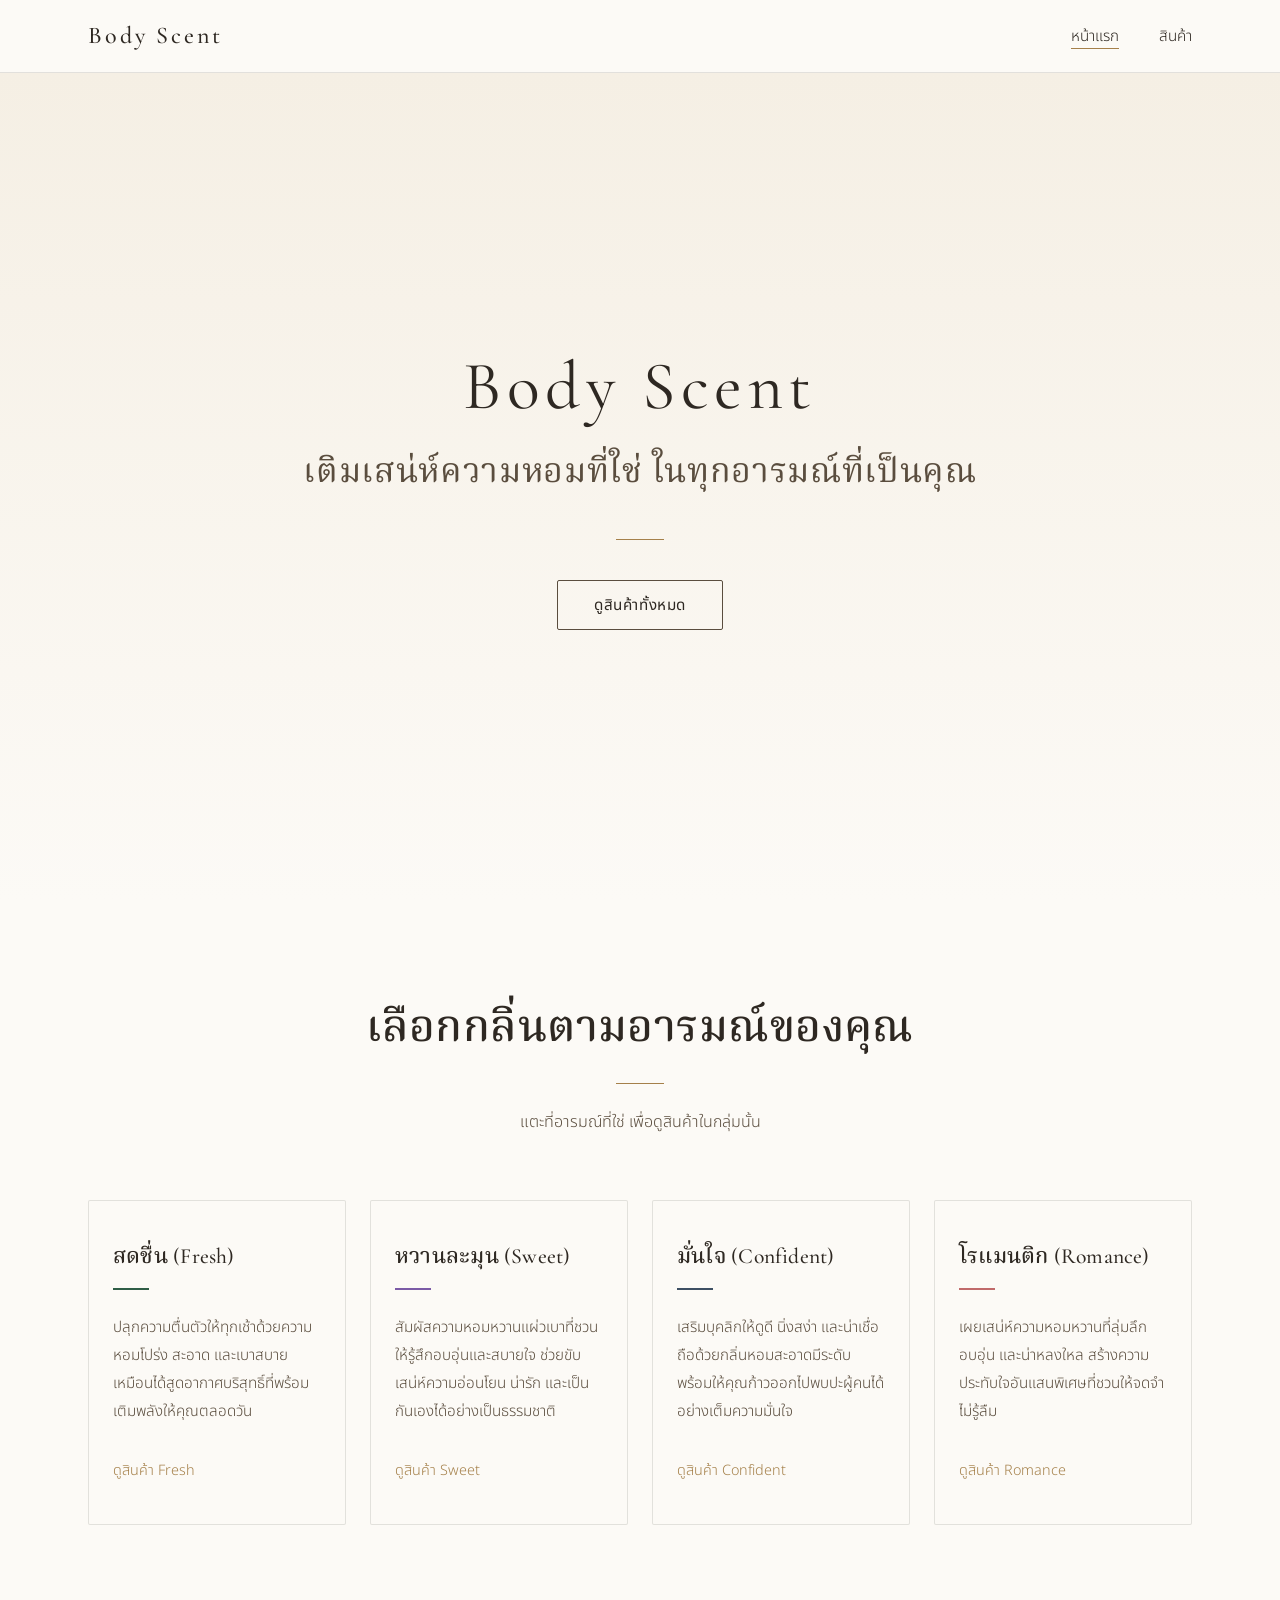
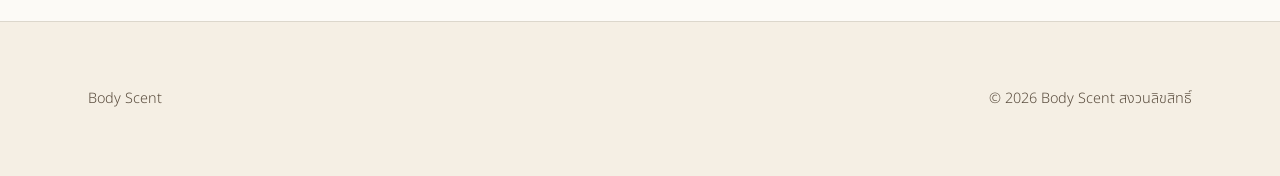
<file: index.html>
<!DOCTYPE html>
<html lang="th">
<head>
  <meta charset="UTF-8">
  <meta name="viewport" content="width=device-width, initial-scale=1">
  <title>Body Scent - เติมเสน่ห์ความหอมที่ใช่ ในทุกอารมณ์ที่เป็นคุณ</title>
  <meta name="description" content="น้ำหอมฉีดตัวและโรลออน Body Scent เลือกกลิ่นตามอารมณ์ ทั้งสดชื่น หวานละมุน มั่นใจ และโรแมนติก">
  <link rel="stylesheet" href="style.css">
  <style>
    .nav a[aria-current="page"] { border-bottom-color: var(--bronze); }

    /* hero: fills the first screen below the header */
    .hero--full {
      display: flex;
      align-items: center;
      min-height: calc(100vh - 4.5rem);
      min-height: calc(100svh - 4.5rem);
      padding-block: var(--s-6);
    }
    .hero__brand {
      display: block;
      letter-spacing: 0.08em;
    }
    .hero__phrase {
      display: block;
      margin-top: var(--s-2);
      font-size: 0.5em;
      font-weight: 400;
      line-height: 1.6;
      color: var(--umber);
    }
    .hero .divider { margin-block: var(--s-4); }

    /* mood cards */
    .mood-grid {
      display: grid;
      grid-template-columns: repeat(4, 1fr);
      gap: var(--s-3);
    }
    .mood-card {
      display: flex;
      flex-direction: column;
      padding: var(--s-4) var(--s-3);
      background: var(--ivory);
      border: 1px solid var(--line-soft);
      border-radius: var(--radius);
      transition: border-color var(--ease);
    }
    .mood-card:hover {
      color: var(--ink);
      border-color: var(--bronze);
    }
    .mood-card h3 { margin-bottom: 0; }
    .mood-card p {
      flex: 1;
      font-size: 0.95rem;
      line-height: 1.85;
    }
    .mood-card__cta {
      margin-top: var(--s-2);
      font-size: 0.9rem;
      color: var(--bronze);
    }

    @media (max-width: 900px) {
      .hero--full { min-height: calc(100vh - 4.5rem); padding-block: var(--s-5); }
      .mood-grid { grid-template-columns: repeat(2, 1fr); }
    }
    @media (max-width: 600px) {
      .hero--full { min-height: calc(100vh - 3.75rem); min-height: calc(100svh - 3.75rem); }
      .mood-grid { grid-template-columns: 1fr; }
      .mood-card { padding: var(--s-3); }
    }
  </style>
</head>
<body>

  <header class="site-header">
    <div class="container">
      <a class="brand" href="index.html">Body Scent</a>
      <ul class="nav">
        <li><a href="index.html" aria-current="page">หน้าแรก</a></li>
        <li><a href="product.html">สินค้า</a></li>
      </ul>
    </div>
  </header>

  <main>
    <section class="hero hero--full center">
      <div class="container">
        <h1>
          <span class="hero__brand">Body Scent</span>
          <span class="hero__phrase">เติมเสน่ห์ความหอมที่ใช่ ในทุกอารมณ์ที่เป็นคุณ</span>
        </h1>
        <hr class="divider">
        <a class="btn" href="product.html">ดูสินค้าทั้งหมด</a>
      </div>
    </section>

    <section class="section" id="moods">
      <div class="container">
        <div class="section__head center">
          <h2>เลือกกลิ่นตามอารมณ์ของคุณ</h2>
          <hr class="divider">
          <p>แตะที่อารมณ์ที่ใช่ เพื่อดูสินค้าในกลุ่มนั้น</p>
        </div>

        <div class="mood-grid">
          <a class="mood-card mood-fresh" href="product.html?mood=fresh">
            <h3>สดชื่น (Fresh)</h3>
            <span class="mood-rule"></span>
            <p>ปลุกความตื่นตัวให้ทุกเช้าด้วยความหอมโปร่ง สะอาด และเบาสบาย เหมือนได้สูดอากาศบริสุทธิ์ที่พร้อมเติมพลังให้คุณตลอดวัน</p>
            <span class="mood-card__cta">ดูสินค้า Fresh</span>
          </a>

          <a class="mood-card mood-sweet" href="product.html?mood=sweet">
            <h3>หวานละมุน (Sweet)</h3>
            <span class="mood-rule"></span>
            <p>สัมผัสความหอมหวานแผ่วเบาที่ชวนให้รู้สึกอบอุ่นและสบายใจ ช่วยขับเสน่ห์ความอ่อนโยน น่ารัก และเป็นกันเองได้อย่างเป็นธรรมชาติ</p>
            <span class="mood-card__cta">ดูสินค้า Sweet</span>
          </a>

          <a class="mood-card mood-confident" href="product.html?mood=confident">
            <h3>มั่นใจ (Confident)</h3>
            <span class="mood-rule"></span>
            <p>เสริมบุคลิกให้ดูดี นิ่งสง่า และน่าเชื่อถือด้วยกลิ่นหอมสะอาดมีระดับ พร้อมให้คุณก้าวออกไปพบปะผู้คนได้อย่างเต็มความมั่นใจ</p>
            <span class="mood-card__cta">ดูสินค้า Confident</span>
          </a>

          <a class="mood-card mood-romance" href="product.html?mood=romance">
            <h3>โรแมนติก (Romance)</h3>
            <span class="mood-rule"></span>
            <p>เผยเสน่ห์ความหอมหวานที่ลุ่มลึก อบอุ่น และน่าหลงใหล สร้างความประทับใจอันแสนพิเศษที่ชวนให้จดจำไม่รู้ลืม</p>
            <span class="mood-card__cta">ดูสินค้า Romance</span>
          </a>
        </div>
      </div>
    </section>
  </main>

  <footer class="site-footer">
    <div class="container">
      <span>Body Scent</span>
      <span>&copy; 2026 Body Scent สงวนลิขสิทธิ์</span>
    </div>
  </footer>

  <script src="script.js"></script>
</body>
</html>
</file>
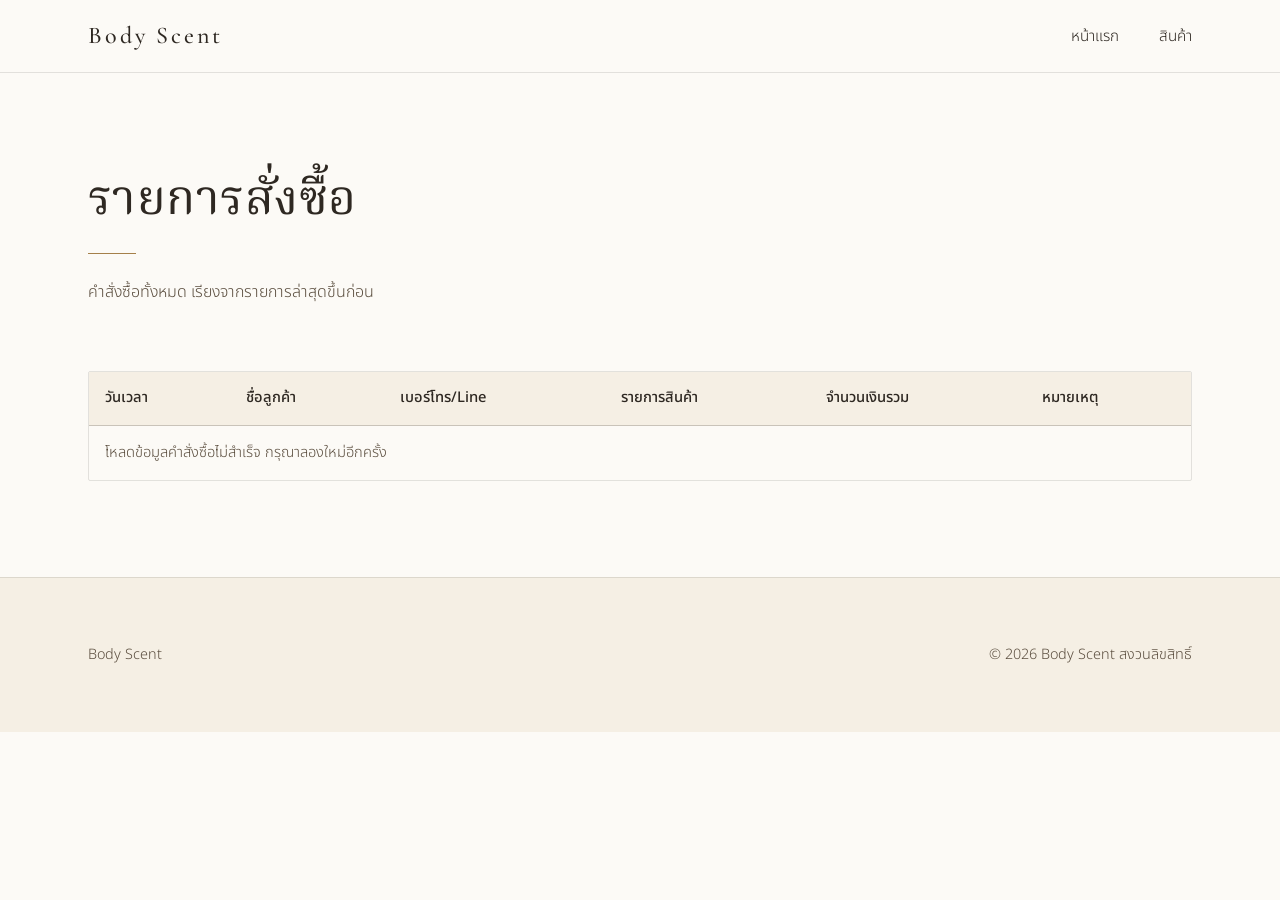
<file: admin.html>
<!DOCTYPE html>
<html lang="th">
<head>
  <meta charset="UTF-8">
  <meta name="viewport" content="width=device-width, initial-scale=1">
  <title>รายการสั่งซื้อ | Body Scent</title>
  <meta name="robots" content="noindex, nofollow">
  <link rel="stylesheet" href="style.css">
  <style>
    .page-title { font-size: clamp(2rem, 3vw + 1rem, 3rem); }

    .table-wrap {
      overflow-x: auto;
      border: 1px solid var(--line-soft);
      border-radius: var(--radius);
    }
    #ordersTable {
      width: 100%;
      min-width: 52rem;
      border-collapse: collapse;
      font-size: 0.92rem;
    }
    #ordersTable th,
    #ordersTable td {
      padding: 0.85rem 1rem;
      text-align: left;
      vertical-align: top;
      border-bottom: 1px solid var(--line-soft);
    }
    #ordersTable thead th {
      font-weight: 500;
      white-space: nowrap;
      color: var(--ink);
      background: var(--cream);
      border-bottom: 1px solid var(--line);
    }
    #ordersTable tbody tr:last-child td { border-bottom: 0; }
    #ordersTable tbody td:first-child { white-space: nowrap; }
    #ordersTable tbody td { color: var(--umber); }
  </style>
</head>
<body>

  <header class="site-header">
    <div class="container">
      <a class="brand" href="index.html">Body Scent</a>
      <ul class="nav">
        <li><a href="index.html">หน้าแรก</a></li>
        <li><a href="product.html">สินค้า</a></li>
      </ul>
    </div>
  </header>

  <main>
    <section class="section">
      <div class="container">
        <div class="section__head">
          <h1 class="page-title">รายการสั่งซื้อ</h1>
          <hr class="divider">
          <p>คำสั่งซื้อทั้งหมด เรียงจากรายการล่าสุดขึ้นก่อน</p>
        </div>

        <div class="table-wrap">
          <table id="ordersTable">
            <thead>
              <tr>
                <th>วันเวลา</th>
                <th>ชื่อลูกค้า</th>
                <th>เบอร์โทร/Line</th>
                <th>รายการสินค้า</th>
                <th>จำนวนเงินรวม</th>
                <th>หมายเหตุ</th>
              </tr>
            </thead>
            <tbody></tbody>
          </table>
        </div>
      </div>
    </section>
  </main>

  <footer class="site-footer">
    <div class="container">
      <span>Body Scent</span>
      <span>&copy; 2026 Body Scent สงวนลิขสิทธิ์</span>
    </div>
  </footer>

  <script src="script.js"></script>
</body>
</html>
</file>
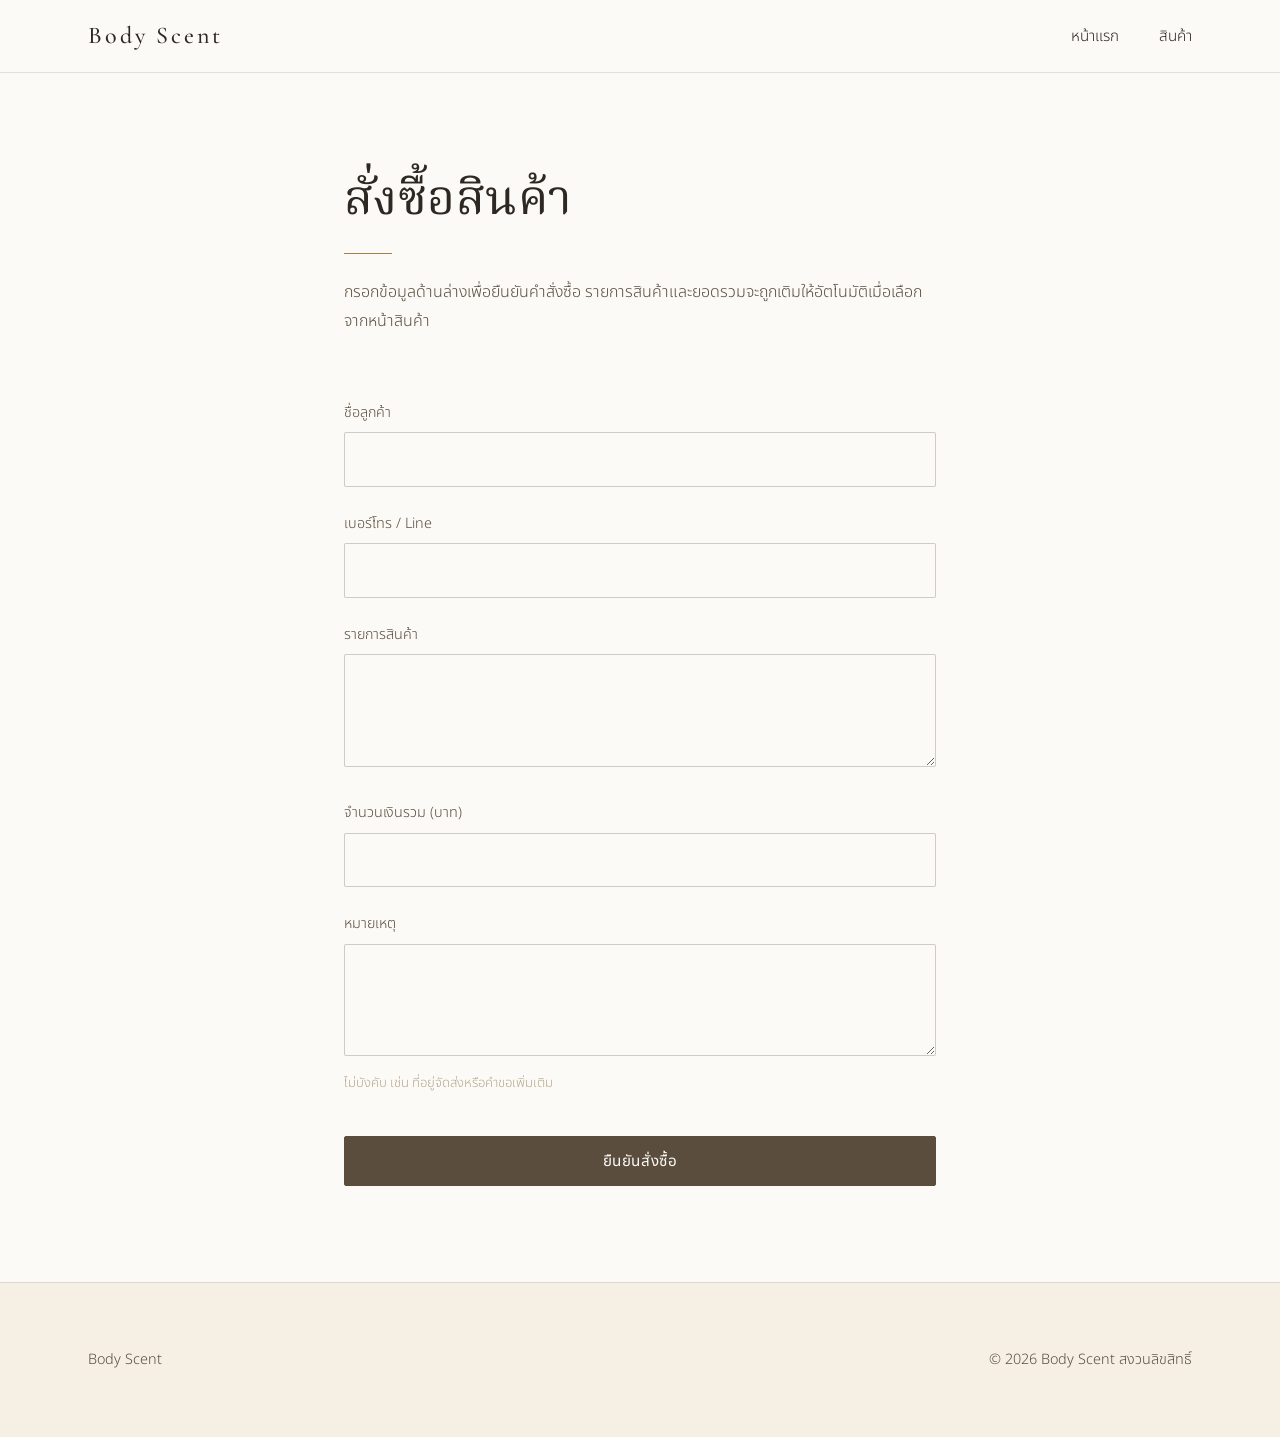
<file: order.html>
<!DOCTYPE html>
<html lang="th">
<head>
  <meta charset="UTF-8">
  <meta name="viewport" content="width=device-width, initial-scale=1">
  <title>สั่งซื้อสินค้า | Body Scent</title>
  <meta name="description" content="กรอกข้อมูลเพื่อสั่งซื้อสินค้า Body Scent">
  <link rel="stylesheet" href="style.css">
  <style>
    .container--narrow { max-width: 40rem; }
    .page-title { font-size: clamp(2rem, 3vw + 1rem, 3rem); }
    .field .hint {
      display: block;
      margin-top: 0.4rem;
      font-size: 0.82rem;
      color: var(--beige);
    }
    #orderForm .btn { margin-top: var(--s-2); }
  </style>
</head>
<body>

  <header class="site-header">
    <div class="container">
      <a class="brand" href="index.html">Body Scent</a>
      <ul class="nav">
        <li><a href="index.html">หน้าแรก</a></li>
        <li><a href="product.html">สินค้า</a></li>
      </ul>
    </div>
  </header>

  <main>
    <section class="section">
      <div class="container container--narrow">
        <div class="section__head">
          <h1 class="page-title">สั่งซื้อสินค้า</h1>
          <hr class="divider">
          <p>กรอกข้อมูลด้านล่างเพื่อยืนยันคำสั่งซื้อ รายการสินค้าและยอดรวมจะถูกเติมให้อัตโนมัติเมื่อเลือกจากหน้าสินค้า</p>
        </div>

        <form id="orderForm">
          <div class="field">
            <label for="customerName">ชื่อลูกค้า</label>
            <input type="text" id="customerName" name="customerName" autocomplete="name" required>
          </div>

          <div class="field">
            <label for="contact">เบอร์โทร / Line</label>
            <input type="text" id="contact" name="contact" required>
          </div>

          <div class="field">
            <label for="items">รายการสินค้า</label>
            <textarea id="items" name="items" rows="3" required></textarea>
          </div>

          <div class="field">
            <label for="total">จำนวนเงินรวม (บาท)</label>
            <input type="number" id="total" name="total" min="0" inputmode="decimal" required>
          </div>

          <div class="field">
            <label for="note">หมายเหตุ</label>
            <textarea id="note" name="note" rows="3"></textarea>
            <span class="hint">ไม่บังคับ เช่น ที่อยู่จัดส่งหรือคำขอเพิ่มเติม</span>
          </div>

          <button type="submit" class="btn btn--solid btn--block">ยืนยันสั่งซื้อ</button>
        </form>
      </div>
    </section>
  </main>

  <footer class="site-footer">
    <div class="container">
      <span>Body Scent</span>
      <span>&copy; 2026 Body Scent สงวนลิขสิทธิ์</span>
    </div>
  </footer>

  <script src="script.js"></script>
</body>
</html>
</file>
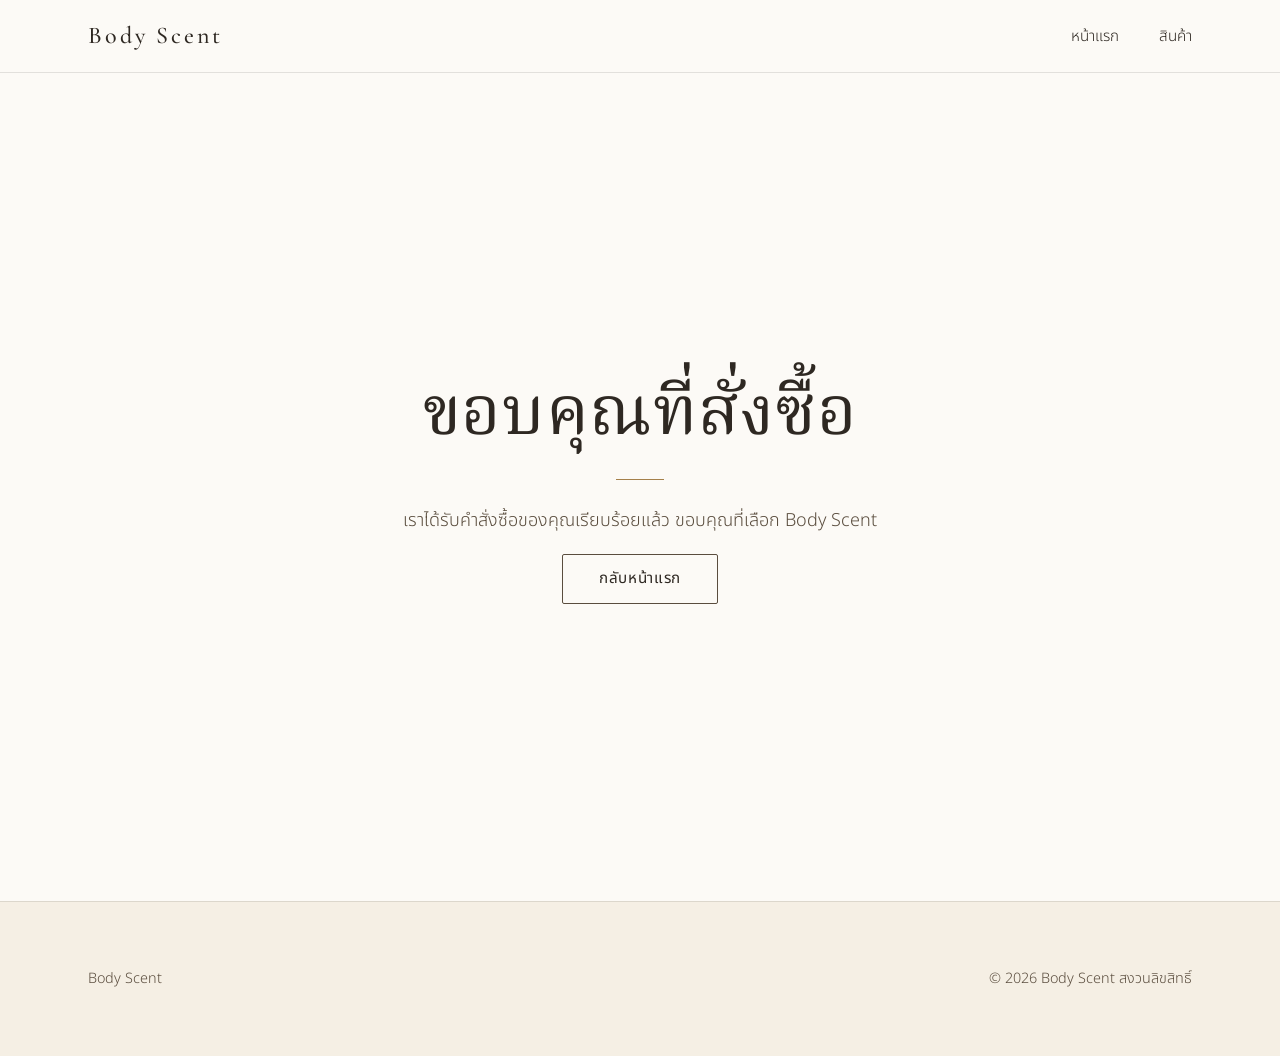
<file: thankyou.html>
<!DOCTYPE html>
<html lang="th">
<head>
  <meta charset="UTF-8">
  <meta name="viewport" content="width=device-width, initial-scale=1">
  <title>ขอบคุณที่สั่งซื้อ | Body Scent</title>
  <meta name="robots" content="noindex">
  <link rel="stylesheet" href="style.css">
  <style>
    .thanks {
      display: flex;
      align-items: center;
      min-height: calc(100vh - 4.5rem);
      min-height: calc(100svh - 4.5rem);
      padding-block: var(--s-6);
    }
    .thanks .container { max-width: 40rem; }
    @media (max-width: 600px) {
      .thanks { min-height: calc(100vh - 3.75rem); min-height: calc(100svh - 3.75rem); padding-block: var(--s-5); }
    }
  </style>
</head>
<body>

  <header class="site-header">
    <div class="container">
      <a class="brand" href="index.html">Body Scent</a>
      <ul class="nav">
        <li><a href="index.html">หน้าแรก</a></li>
        <li><a href="product.html">สินค้า</a></li>
      </ul>
    </div>
  </header>

  <main>
    <section class="thanks center">
      <div class="container">
        <h1>ขอบคุณที่สั่งซื้อ</h1>
        <hr class="divider">
        <p class="lead">เราได้รับคำสั่งซื้อของคุณเรียบร้อยแล้ว ขอบคุณที่เลือก Body Scent</p>
        <a class="btn" href="index.html">กลับหน้าแรก</a>
      </div>
    </section>
  </main>

  <footer class="site-footer">
    <div class="container">
      <span>Body Scent</span>
      <span>&copy; 2026 Body Scent สงวนลิขสิทธิ์</span>
    </div>
  </footer>

</body>
</html>
</file>
<file: style.css>
/* ==========================================================================
   Body Scent - theme
   Premium, quiet, minimal. Ivory / cream / deep beige with a bronze accent.
   Mood colors appear only as small marks (dots, short rules), never as fills.
   ========================================================================== */

@import url("https://fonts.googleapis.com/css2?family=Cormorant+Garamond:wght@400;500;600&family=Noto+Sans+Thai:wght@300;400;500&family=Noto+Serif+Thai:wght@400;500;600&display=swap");

/* ---------- Tokens ---------- */
:root {
  /* base palette */
  --ivory: #fcfaf6;
  --cream: #f5efe4;
  --sand: #e7ddcb;
  --beige: #b8a78d;
  --umber: #5a4d3e;
  --ink: #2e2822;

  /* accent */
  --bronze: #a5804a;
  --bronze-soft: #c9ae82;

  /* lines */
  --line: rgba(46, 40, 34, 0.22);
  --line-soft: rgba(46, 40, 34, 0.12);

  /* mood marks */
  --mood-fresh: #2f5d46;
  --mood-sweet: #7b5aa6;
  --mood-confident: #3d4f63;
  --mood-romance: #c06a6a;
  --mood: var(--bronze); /* overridden by .mood-* */

  /* type */
  --font-serif: "Cormorant Garamond", "Noto Serif Thai", Georgia, serif;
  --font-sans: "Noto Sans Thai", "Helvetica Neue", Arial, sans-serif;

  /* spacing scale */
  --s-1: 0.5rem;
  --s-2: 1rem;
  --s-3: 1.5rem;
  --s-4: 2.5rem;
  --s-5: 4rem;
  --s-6: 6rem;
  --s-7: 9rem;

  --container: 72rem;
  --radius: 2px;
  --ease: 200ms ease;
}

/* ---------- Base ---------- */
*,
*::before,
*::after {
  box-sizing: border-box;
}

html {
  scroll-behavior: smooth;
  -webkit-text-size-adjust: 100%;
}

body {
  margin: 0;
  background: var(--ivory);
  color: var(--ink);
  font-family: var(--font-sans);
  font-weight: 300;
  font-size: 1rem;
  line-height: 1.8;
  -webkit-font-smoothing: antialiased;
}

img {
  display: block;
  max-width: 100%;
  height: auto;
}

a {
  color: inherit;
  text-decoration: none;
  border-bottom: 1px solid var(--bronze-soft);
  transition: border-color var(--ease), color var(--ease);
}

a:hover {
  color: var(--bronze);
  border-bottom-color: var(--bronze);
}

:focus-visible {
  outline: 2px solid var(--bronze);
  outline-offset: 3px;
}

::selection {
  background: var(--sand);
}

/* ---------- Typography ---------- */
h1,
h2,
h3,
h4 {
  margin: 0 0 var(--s-2);
  font-family: var(--font-serif);
  font-weight: 500;
  line-height: 1.4; /* generous for Thai tone marks */
  color: var(--ink);
  letter-spacing: 0.01em;
}

h1 {
  font-size: clamp(2.4rem, 5vw + 1rem, 4.25rem);
  line-height: 1.25;
  font-weight: 400;
}

h2 {
  font-size: clamp(1.8rem, 2.5vw + 1rem, 2.75rem);
}

h3 {
  font-size: 1.35rem;
}

p {
  margin: 0 0 var(--s-2);
  max-width: 38rem;
  color: var(--umber);
}

.lead {
  font-size: 1.125rem;
  line-height: 1.9;
}

.muted {
  color: var(--beige);
}

/* ---------- Layout ---------- */
.container {
  width: 100%;
  max-width: var(--container);
  margin-inline: auto;
  padding-inline: var(--s-3);
}

.section {
  padding-block: var(--s-6);
}

.section--cream {
  background: var(--cream);
}

.section__head {
  margin-bottom: var(--s-5);
}

.center {
  text-align: center;
}

.center p {
  margin-inline: auto;
}

.divider {
  width: 3rem;
  height: 1px;
  margin: var(--s-3) 0;
  border: 0;
  background: var(--bronze);
}

.center .divider {
  margin-inline: auto;
}

/* ---------- Header / nav ---------- */
.site-header {
  position: sticky;
  top: 0;
  z-index: 50;
  background: rgba(252, 250, 246, 0.92);
  backdrop-filter: blur(6px);
  border-bottom: 1px solid var(--line-soft);
}

.site-header .container {
  display: flex;
  align-items: center;
  justify-content: space-between;
  min-height: 4.5rem;
}

.brand {
  font-family: var(--font-serif);
  font-size: 1.5rem;
  font-weight: 500;
  letter-spacing: 0.12em;
  border-bottom: 0;
}

.nav {
  display: flex;
  gap: var(--s-4);
  margin: 0;
  padding: 0;
  list-style: none;
}

.nav a {
  font-size: 0.95rem;
  border-bottom: 1px solid transparent;
}

.nav a:hover {
  border-bottom-color: var(--bronze);
}

/* ---------- Hero ---------- */
.hero {
  padding-block: var(--s-7) var(--s-6);
  background: linear-gradient(180deg, var(--cream) 0%, var(--ivory) 100%);
}

.hero .container {
  max-width: 52rem;
  text-align: center;
}

.hero p {
  margin-inline: auto;
}

/* ---------- Buttons ---------- */
.btn {
  display: inline-block;
  padding: 0.85rem 2.25rem;
  font-family: var(--font-sans);
  font-size: 0.95rem;
  font-weight: 400;
  letter-spacing: 0.04em;
  line-height: 1.4;
  color: var(--ink);
  background: transparent;
  border: 1px solid var(--umber);
  border-radius: var(--radius);
  cursor: pointer;
  transition: background var(--ease), color var(--ease), border-color var(--ease);
}

.btn:hover {
  color: var(--ivory);
  background: var(--umber);
  border-color: var(--umber);
}

.btn--solid {
  color: var(--ivory);
  background: var(--umber);
}

.btn--solid:hover {
  background: var(--ink);
  border-color: var(--ink);
}

.btn--block {
  width: 100%;
  text-align: center;
}

.btn[disabled] {
  opacity: 0.45;
  cursor: not-allowed;
}

/* ---------- Mood marks ---------- */
.mood-fresh { --mood: var(--mood-fresh); }
.mood-sweet { --mood: var(--mood-sweet); }
.mood-confident { --mood: var(--mood-confident); }
.mood-romance { --mood: var(--mood-romance); }

/* small dot, e.g. beside a name or label */
.mood-dot {
  display: inline-block;
  width: 0.5rem;
  height: 0.5rem;
  margin-right: 0.6rem;
  vertical-align: middle;
  border-radius: 50%;
  background: var(--mood);
}

/* short rule under a heading */
.mood-rule {
  display: block;
  width: 2.25rem;
  height: 2px;
  margin: var(--s-2) 0 var(--s-3);
  background: var(--mood);
}

.center .mood-rule {
  margin-inline: auto;
}

/* ---------- Filter chips ---------- */
.filters {
  display: flex;
  flex-wrap: wrap;
  gap: var(--s-1);
  margin-bottom: var(--s-4);
}

.center .filters {
  justify-content: center;
}

.chip {
  padding: 0.5rem 1.25rem;
  font-family: var(--font-sans);
  font-size: 0.9rem;
  font-weight: 300;
  color: var(--umber);
  background: transparent;
  border: 1px solid var(--line);
  border-radius: 999px;
  cursor: pointer;
  transition: border-color var(--ease), color var(--ease), background var(--ease);
}

.chip:hover {
  border-color: var(--umber);
}

.chip.is-active,
.chip[aria-pressed="true"] {
  color: var(--ink);
  background: var(--cream);
  border-color: var(--bronze);
}

/* ---------- Product grid / cards ---------- */
.product-grid {
  display: grid;
  grid-template-columns: repeat(auto-fill, minmax(16rem, 1fr));
  gap: var(--s-4) var(--s-3);
}

.product-card {
  display: flex;
  flex-direction: column;
  background: var(--ivory);
  border: 1px solid var(--line-soft);
  border-radius: var(--radius);
  transition: border-color var(--ease);
}

.product-card:hover {
  border-color: var(--bronze-soft);
}

.product-card__image {
  aspect-ratio: 4 / 5;
  width: 100%;
  object-fit: cover;
  background: var(--cream);
  border-bottom: 1px solid var(--line-soft);
}

.product-card__body {
  display: flex;
  flex-direction: column;
  flex: 1;
  padding: var(--s-3);
}

.product-card__name {
  margin-bottom: var(--s-1);
  font-size: 1.2rem;
}

.product-card__meta {
  margin-bottom: var(--s-2);
  font-size: 0.85rem;
  color: var(--beige);
}

.product-card__desc {
  flex: 1;
  margin-bottom: var(--s-3);
  font-size: 0.92rem;
  line-height: 1.75;
}

.product-card__foot {
  display: flex;
  align-items: center;
  justify-content: space-between;
  gap: var(--s-2);
  padding-top: var(--s-2);
  border-top: 1px solid var(--line-soft);
}

.price {
  font-family: var(--font-serif);
  font-size: 1.4rem;
  font-weight: 500;
  color: var(--ink);
}

.price small {
  margin-left: 0.2rem;
  font-family: var(--font-sans);
  font-size: 0.8rem;
  font-weight: 300;
  color: var(--umber);
}

/* ---------- Forms ---------- */
.field {
  display: block;
  margin-bottom: var(--s-3);
}

.field label {
  display: block;
  margin-bottom: 0.4rem;
  font-size: 0.9rem;
  color: var(--umber);
}

.field input,
.field select,
.field textarea {
  width: 100%;
  padding: 0.75rem 0.9rem;
  font: inherit;
  color: var(--ink);
  background: var(--ivory);
  border: 1px solid var(--line);
  border-radius: var(--radius);
  transition: border-color var(--ease);
}

.field input:focus,
.field select:focus,
.field textarea:focus {
  outline: none;
  border-color: var(--bronze);
}

.field textarea {
  min-height: 7rem;
  resize: vertical;
}

.form-status {
  margin-top: var(--s-2);
  font-size: 0.92rem;
  color: var(--umber);
}

.form-status.is-error {
  color: var(--mood-romance);
}

/* ---------- Order summary ---------- */
.summary {
  padding: var(--s-3);
  background: var(--cream);
  border: 1px solid var(--line-soft);
  border-radius: var(--radius);
}

.summary__row {
  display: flex;
  justify-content: space-between;
  gap: var(--s-2);
  padding-block: 0.6rem;
  border-bottom: 1px solid var(--line-soft);
}

.summary__row:last-child {
  border-bottom: 0;
}

.summary__total {
  font-family: var(--font-serif);
  font-size: 1.4rem;
  font-weight: 500;
}

/* ---------- Footer ---------- */
.site-footer {
  padding-block: var(--s-5);
  font-size: 0.9rem;
  color: var(--umber);
  background: var(--cream);
  border-top: 1px solid var(--line-soft);
}

.site-footer .container {
  display: flex;
  flex-wrap: wrap;
  align-items: center;
  justify-content: space-between;
  gap: var(--s-3);
}

/* ---------- Responsive ---------- */
@media (max-width: 900px) {
  .section {
    padding-block: var(--s-5);
  }

  .hero {
    padding-block: var(--s-6) var(--s-5);
  }
}

@media (max-width: 600px) {
  body {
    font-size: 0.97rem;
  }

  .container {
    padding-inline: var(--s-2);
  }

  .section {
    padding-block: var(--s-4);
  }

  .section__head {
    margin-bottom: var(--s-4);
  }

  .site-header .container {
    min-height: 3.75rem;
  }

  .nav {
    gap: var(--s-2);
  }

  .nav a {
    font-size: 0.88rem;
  }

  .product-grid {
    grid-template-columns: 1fr;
    gap: var(--s-3);
  }

  .filters {
    flex-wrap: nowrap;
    margin-inline: calc(var(--s-2) * -1);
    padding-inline: var(--s-2);
    overflow-x: auto;
    scrollbar-width: none;
  }

  .filters::-webkit-scrollbar {
    display: none;
  }

  .chip {
    flex: none;
  }

  .btn {
    width: 100%;
    text-align: center;
  }

  .product-card__foot .btn {
    width: auto;
  }

  .site-footer .container {
    flex-direction: column;
    text-align: center;
  }
}

/* ---------- Reduced motion ---------- */
@media (prefers-reduced-motion: reduce) {
  html {
    scroll-behavior: auto;
  }

  *,
  *::before,
  *::after {
    transition: none !important;
    animation: none !important;
  }
}
</file>
